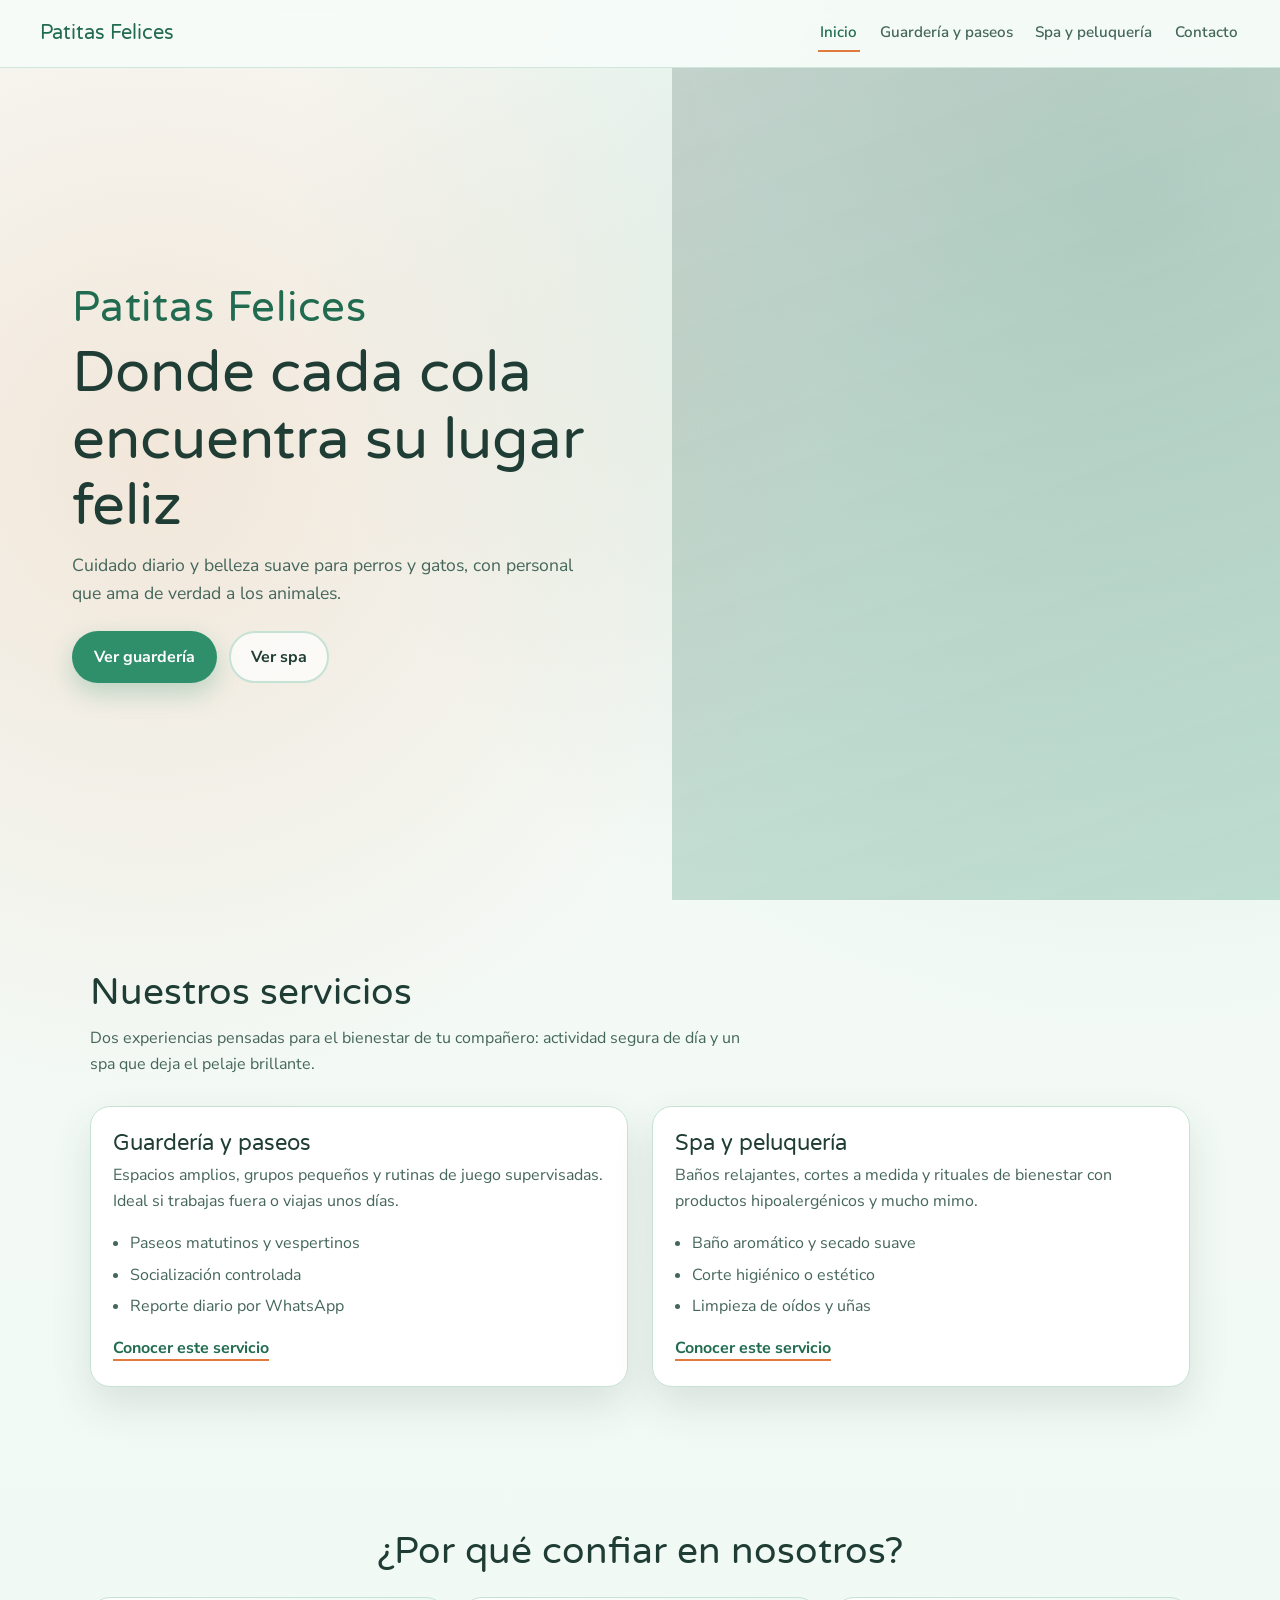
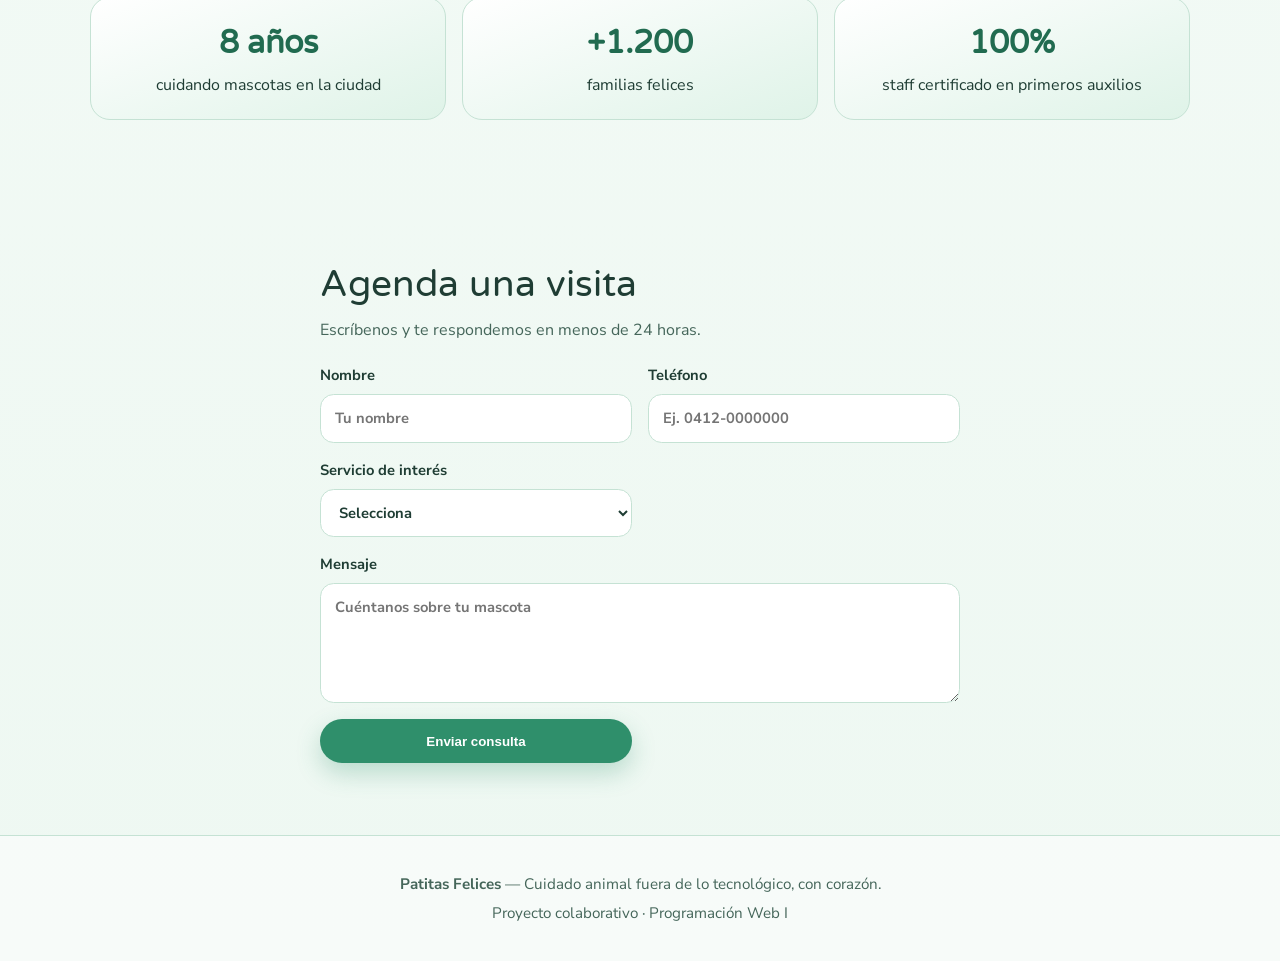
<file: index.html>
<!DOCTYPE html>
<html lang="es">
<head>
  <meta charset="UTF-8">
  <meta name="viewport" content="width=device-width, initial-scale=1.0">
  <title>Patitas Felices | Cuidado con cariño</title>
  <link rel="preconnect" href="https://fonts.googleapis.com">
  <link rel="preconnect" href="https://fonts.gstatic.com" crossorigin>
  <link href="https://fonts.googleapis.com/css2?family=Nunito+Sans:wght@400;600;700&family=Varela+Round&display=swap" rel="stylesheet">
  <link rel="stylesheet" href="style.css">
</head>
<body>
  <header class="site-header">
    <a class="logo" href="index.html">Patitas Felices</a>
    <button class="nav-toggle" type="button" aria-label="Abrir menú" aria-expanded="false">
      <span></span><span></span><span></span>
    </button>
    <nav class="site-nav" aria-label="Principal">
      <a href="index.html" class="is-active">Inicio</a>
      <a href="servicio-guarderia.html">Guardería y paseos</a>
      <a href="servicio-spa.html">Spa y peluquería</a>
      <a href="#contacto">Contacto</a>
    </nav>
  </header>

  <main>
    <section class="hero">
      <div class="hero-copy">
        <p class="brand-mark">Patitas Felices</p>
        <h1>Donde cada cola encuentra su lugar feliz</h1>
        <p class="hero-lead">Cuidado diario y belleza suave para perros y gatos, con personal que ama de verdad a los animales.</p>
        <div class="hero-actions">
          <a class="btn btn-primary" href="servicio-guarderia.html">Ver guardería</a>
          <a class="btn btn-ghost" href="servicio-spa.html">Ver spa</a>
        </div>
      </div>
      <div class="hero-visual" role="img" aria-label="Perro feliz jugando al aire libre"></div>
    </section>

    <section class="services-intro" id="servicios">
      <h2>Nuestros servicios</h2>
      <p class="section-lead">Dos experiencias pensadas para el bienestar de tu compañero: actividad segura de día y un spa que deja el pelaje brillante.</p>

      <div class="service-preview">
        <article>
          <h3>Guardería y paseos</h3>
          <p>Espacios amplios, grupos pequeños y rutinas de juego supervisadas. Ideal si trabajas fuera o viajas unos días.</p>
          <ul>
            <li>Paseos matutinos y vespertinos</li>
            <li>Socialización controlada</li>
            <li>Reporte diario por WhatsApp</li>
          </ul>
          <a class="text-link" href="servicio-guarderia.html">Conocer este servicio</a>
        </article>

        <article>
          <h3>Spa y peluquería</h3>
          <p>Baños relajantes, cortes a medida y rituales de bienestar con productos hipoalergénicos y mucho mimo.</p>
          <ul>
            <li>Baño aromático y secado suave</li>
            <li>Corte higiénico o estético</li>
            <li>Limpieza de oídos y uñas</li>
          </ul>
          <a class="text-link" href="servicio-spa.html">Conocer este servicio</a>
        </article>
      </div>
    </section>

    <section class="trust">
      <h2>¿Por qué confiar en nosotros?</h2>
      <div class="trust-grid">
        <div>
          <strong>8 años</strong>
          <span>cuidando mascotas en la ciudad</span>
        </div>
        <div>
          <strong>+1.200</strong>
          <span>familias felices</span>
        </div>
        <div>
          <strong>100%</strong>
          <span>staff certificado en primeros auxilios</span>
        </div>
      </div>
    </section>

    <section class="contacto" id="contacto">
      <h2>Agenda una visita</h2>
      <p>Escríbenos y te respondemos en menos de 24 horas.</p>
      <form class="contact-form" id="contact-form">
        <label>
          Nombre
          <input type="text" name="nombre" required placeholder="Tu nombre">
        </label>
        <label>
          Teléfono
          <input type="tel" name="telefono" required placeholder="Ej. 0412-0000000">
        </label>
        <label>
          Servicio de interés
          <select name="servicio" required>
            <option value="">Selecciona</option>
            <option value="guarderia">Guardería y paseos</option>
            <option value="spa">Spa y peluquería</option>
          </select>
        </label>
        <label class="full">
          Mensaje
          <textarea name="mensaje" rows="4" placeholder="Cuéntanos sobre tu mascota"></textarea>
        </label>
        <button class="btn btn-primary" type="submit">Enviar consulta</button>
        <p class="form-feedback" id="form-feedback" hidden></p>
      </form>
    </section>
  </main>

  <footer class="site-footer">
    <p><strong>Patitas Felices</strong> — Cuidado animal fuera de lo tecnológico, con corazón.</p>
    <p>Proyecto colaborativo · Programación Web I</p>
  </footer>

  <script src="script.js"></script>
</body>
</html>
</file>
<file: style.css>
:root {
  --color-bg: #f3faf6;
  --color-bg-deep: #dff3e8;
  --color-surface: #ffffff;
  --color-ink: #1f3d34;
  --color-ink-soft: #45665a;
  --color-primary: #2f8f6b;
  --color-primary-dark: #216b50;
  --color-accent: #e07a3d;
  --color-accent-soft: #f6d3b8;
  --color-border: #c5e2d4;
  --font-display: "Varela Round", system-ui, sans-serif;
  --font-body: "Nunito Sans", system-ui, sans-serif;
  --shadow-soft: 0 18px 40px rgba(31, 61, 52, 0.12);
  --radius: 1.25rem;
  --header-h: 4.25rem;
  --max: 1100px;
}

*,
*::before,
*::after {
  box-sizing: border-box;
}

html {
  scroll-behavior: smooth;
}

body {
  margin: 0;
  font-family: var(--font-body);
  color: var(--color-ink);
  background:
    radial-gradient(circle at 12% 18%, rgba(224, 122, 61, 0.16), transparent 28%),
    radial-gradient(circle at 88% 8%, rgba(47, 143, 107, 0.18), transparent 32%),
    linear-gradient(180deg, #f7fcf9 0%, var(--color-bg) 42%, #eef8f2 100%);
  line-height: 1.6;
  min-height: 100vh;
}

img {
  max-width: 100%;
  display: block;
  height: auto;
}

a {
  color: inherit;
}

h1,
h2,
h3,
.logo,
.brand-mark {
  font-family: var(--font-display);
  font-weight: 400;
  line-height: 1.15;
}

h1 {
  font-size: clamp(2.2rem, 5vw, 3.6rem);
  margin: 0 0 0.75rem;
}

h2 {
  font-size: clamp(1.7rem, 3vw, 2.3rem);
  margin: 0 0 0.75rem;
}

h3 {
  font-size: 1.35rem;
  margin: 0 0 0.5rem;
}

p {
  margin: 0 0 1rem;
  color: var(--color-ink-soft);
}

.section-lead {
  max-width: 42rem;
  margin-bottom: 1.75rem;
}

/* Header */
.site-header {
  position: sticky;
  top: 0;
  z-index: 20;
  display: flex;
  align-items: center;
  justify-content: space-between;
  gap: 1rem;
  min-height: var(--header-h);
  padding: 0.75rem clamp(1rem, 4vw, 2.5rem);
  background: rgba(247, 252, 249, 0.9);
  backdrop-filter: blur(10px);
  border-bottom: 1px solid rgba(197, 226, 212, 0.8);
}

.logo {
  font-size: 1.25rem;
  text-decoration: none;
  color: var(--color-primary-dark);
}

.site-nav {
  display: flex;
  flex-wrap: wrap;
  gap: 0.35rem 1.1rem;
}

.site-nav a {
  text-decoration: none;
  color: var(--color-ink-soft);
  font-weight: 600;
  font-size: 0.95rem;
  padding: 0.35rem 0.15rem;
  border-bottom: 2px solid transparent;
  transition: color 0.2s ease, border-color 0.2s ease;
}

.site-nav a:hover,
.site-nav a.is-active {
  color: var(--color-primary-dark);
  border-bottom-color: var(--color-accent);
}

.nav-toggle {
  display: none;
  width: 44px;
  height: 44px;
  border: 0;
  background: transparent;
  cursor: pointer;
  padding: 0;
}

.nav-toggle span {
  display: block;
  width: 22px;
  height: 2px;
  margin: 5px auto;
  background: var(--color-ink);
  transition: transform 0.2s ease, opacity 0.2s ease;
}

/* Buttons */
.btn {
  display: inline-flex;
  align-items: center;
  justify-content: center;
  min-height: 44px;
  padding: 0.7rem 1.25rem;
  border-radius: 999px;
  border: 2px solid transparent;
  text-decoration: none;
  font-weight: 700;
  cursor: pointer;
  transition: transform 0.2s ease, background 0.2s ease, box-shadow 0.2s ease;
}

.btn:hover {
  transform: translateY(-2px);
}

.btn-primary {
  background: var(--color-primary);
  color: #fff;
  box-shadow: 0 10px 24px rgba(47, 143, 107, 0.28);
}

.btn-primary:hover {
  background: var(--color-primary-dark);
}

.btn-ghost {
  background: rgba(255, 255, 255, 0.7);
  border-color: var(--color-border);
  color: var(--color-ink);
}

.text-link {
  font-weight: 700;
  color: var(--color-primary-dark);
  text-decoration: none;
  border-bottom: 2px solid var(--color-accent);
}

.text-link:hover {
  color: var(--color-accent);
}

/* Hero home */
.hero {
  display: grid;
  grid-template-columns: 1.05fr 0.95fr;
  min-height: calc(100vh - var(--header-h));
  max-width: none;
}

.hero-copy {
  display: flex;
  flex-direction: column;
  justify-content: center;
  padding: clamp(2rem, 6vw, 4.5rem);
  animation: rise 0.7s ease both;
}

.brand-mark {
  font-size: clamp(1.8rem, 4vw, 2.6rem);
  color: var(--color-primary-dark);
  margin: 0 0 0.5rem;
  letter-spacing: 0.02em;
}

.hero-lead {
  font-size: 1.1rem;
  max-width: 34rem;
  margin-bottom: 1.5rem;
}

.hero-actions {
  display: flex;
  flex-wrap: wrap;
  gap: 0.75rem;
}

.hero-visual {
  min-height: 320px;
  background:
    linear-gradient(160deg, rgba(31, 61, 52, 0.18), rgba(47, 143, 107, 0.25)),
    url("https://images.unsplash.com/photo-1587300003388-59208cc962cb?auto=format&fit=crop&w=1400&q=80")
      center / cover no-repeat;
  animation: fade-in 1s ease both;
}

/* Sections */
.services-intro,
.trust,
.contacto,
.content-block {
  padding: clamp(2.5rem, 6vw, 4.5rem) clamp(1rem, 4vw, 2.5rem);
  max-width: calc(var(--max) + 5rem);
  margin: 0 auto;
}

.service-preview {
  display: grid;
  grid-template-columns: repeat(2, minmax(0, 1fr));
  gap: 1.5rem;
}

.service-preview article {
  padding: 1.5rem 1.35rem;
  border-radius: var(--radius);
  background: var(--color-surface);
  border: 1px solid var(--color-border);
  box-shadow: var(--shadow-soft);
  animation: rise 0.6s ease both;
}

.service-preview article:nth-child(2) {
  animation-delay: 0.12s;
}

.service-preview ul,
.checklist {
  padding-left: 1.1rem;
  color: var(--color-ink-soft);
}

.service-preview li,
.checklist li {
  margin-bottom: 0.4rem;
}

.trust {
  text-align: center;
}

.trust-grid {
  display: grid;
  grid-template-columns: repeat(3, minmax(0, 1fr));
  gap: 1rem;
  margin-top: 1.5rem;
}

.trust-grid div {
  padding: 1.25rem 1rem;
  border-radius: var(--radius);
  background: linear-gradient(160deg, #fff, var(--color-bg-deep));
  border: 1px solid var(--color-border);
}

.trust-grid strong {
  display: block;
  font-family: var(--font-display);
  font-size: 2rem;
  color: var(--color-primary-dark);
  margin-bottom: 0.25rem;
}

.contacto {
  max-width: 720px;
}

.contact-form {
  display: grid;
  grid-template-columns: 1fr 1fr;
  gap: 1rem;
  margin-top: 1.25rem;
}

.contact-form label {
  display: flex;
  flex-direction: column;
  gap: 0.4rem;
  font-weight: 700;
  font-size: 0.92rem;
}

.contact-form .full {
  grid-column: 1 / -1;
}

.contact-form input,
.contact-form select,
.contact-form textarea {
  font: inherit;
  padding: 0.75rem 0.9rem;
  border-radius: 0.85rem;
  border: 1.5px solid var(--color-border);
  background: #fff;
  color: var(--color-ink);
}

.contact-form input:focus,
.contact-form select:focus,
.contact-form textarea:focus {
  outline: 3px solid rgba(47, 143, 107, 0.35);
  border-color: var(--color-primary);
}

.form-feedback {
  grid-column: 1 / -1;
  margin: 0;
  padding: 0.85rem 1rem;
  border-radius: 0.85rem;
  background: #e5f7ee;
  color: var(--color-primary-dark);
  font-weight: 700;
}

.site-footer {
  padding: 2rem clamp(1rem, 4vw, 2.5rem);
  text-align: center;
  border-top: 1px solid var(--color-border);
  background: rgba(255, 255, 255, 0.55);
}

.site-footer p {
  margin: 0.25rem 0;
  font-size: 0.95rem;
}

.site-footer a {
  color: var(--color-primary-dark);
  font-weight: 700;
}

/* Inner pages */
.page-hero {
  min-height: 48vh;
  display: grid;
  align-items: end;
  padding: clamp(2rem, 6vw, 4rem) clamp(1rem, 4vw, 2.5rem);
  color: #fff;
  position: relative;
}

.page-hero::before {
  content: "";
  position: absolute;
  inset: 0;
  background: linear-gradient(180deg, rgba(18, 40, 34, 0.2), rgba(18, 40, 34, 0.72));
}

.page-hero-copy {
  position: relative;
  z-index: 1;
  max-width: 40rem;
  animation: rise 0.65s ease both;
}

.page-hero-copy p {
  color: rgba(255, 255, 255, 0.92);
}

.eyebrow {
  display: inline-block;
  margin-bottom: 0.5rem;
  padding: 0.35rem 0.7rem;
  border-radius: 999px;
  background: rgba(255, 255, 255, 0.18);
  font-size: 0.85rem;
  font-weight: 700;
  letter-spacing: 0.03em;
}

.page-hero--guarderia {
  background:
    url("https://images.unsplash.com/photo-1548199973-03cce0bbc87b?auto=format&fit=crop&w=1600&q=80")
    center / cover no-repeat;
}

.page-hero--spa {
  background:
    url("https://images.unsplash.com/photo-1516734212186-a967f81ad0d7?auto=format&fit=crop&w=1600&q=80")
    center / cover no-repeat;
}

.content-block.alt {
  background: rgba(255, 255, 255, 0.55);
  border-block: 1px solid rgba(197, 226, 212, 0.7);
  max-width: none;
  padding-inline: clamp(1rem, 8vw, 12vw);
}

.split {
  display: grid;
  grid-template-columns: 1fr 1fr;
  gap: 1.75rem;
  align-items: center;
}

.split.reverse {
  direction: rtl;
}

.split.reverse > * {
  direction: ltr;
}

.media-frame {
  margin: 0;
  border-radius: calc(var(--radius) + 0.25rem);
  overflow: hidden;
  box-shadow: var(--shadow-soft);
  border: 3px solid #fff;
}

.media-frame img,
.before-after img {
  width: 100%;
  aspect-ratio: 3 / 2;
  object-fit: cover;
  transition: transform 0.45s ease;
}

.media-frame:hover img,
.before-after figure:hover img {
  transform: scale(1.04);
}

.table-wrap {
  overflow-x: auto;
  border-radius: var(--radius);
  border: 1px solid var(--color-border);
  background: #fff;
  box-shadow: var(--shadow-soft);
}

table {
  width: 100%;
  border-collapse: collapse;
  min-width: 520px;
}

caption {
  text-align: left;
  padding: 0.9rem 1rem 0.2rem;
  font-weight: 700;
  color: var(--color-primary-dark);
}

th,
td {
  padding: 0.85rem 1rem;
  text-align: left;
  border-top: 1px solid var(--color-border);
}

th {
  background: var(--color-bg-deep);
  color: var(--color-ink);
  font-size: 0.92rem;
}

.before-after {
  display: grid;
  grid-template-columns: 1fr 1fr;
  gap: 1rem;
}

.before-after figure {
  margin: 0;
  overflow: hidden;
  border-radius: var(--radius);
  background: #fff;
  border: 1px solid var(--color-border);
}

.before-after figcaption {
  padding: 0.75rem 1rem 1rem;
  font-weight: 700;
  color: var(--color-ink-soft);
}

@keyframes rise {
  from {
    opacity: 0;
    transform: translateY(18px);
  }
  to {
    opacity: 1;
    transform: translateY(0);
  }
}

@keyframes fade-in {
  from {
    opacity: 0;
  }
  to {
    opacity: 1;
  }
}

@media (max-width: 860px) {
  .nav-toggle {
    display: inline-block;
  }

  .site-nav {
    display: none;
    position: absolute;
    top: var(--header-h);
    left: 0;
    right: 0;
    flex-direction: column;
    gap: 0;
    padding: 0.75rem 1rem 1rem;
    background: #f7fcf9;
    border-bottom: 1px solid var(--color-border);
  }

  .site-nav.is-open {
    display: flex;
  }

  .site-nav a {
    padding: 0.75rem 0.25rem;
  }

  .hero,
  .service-preview,
  .trust-grid,
  .split,
  .split.reverse,
  .before-after,
  .contact-form {
    grid-template-columns: 1fr;
    direction: ltr;
  }

  .hero {
    min-height: auto;
  }

  .hero-visual {
    min-height: 260px;
    order: -1;
  }

  .page-hero {
    min-height: 42vh;
  }
}

@media (prefers-reduced-motion: reduce) {
  html {
    scroll-behavior: auto;
  }

  *,
  *::before,
  *::after {
    animation: none !important;
    transition: none !important;
  }
}
</file>
